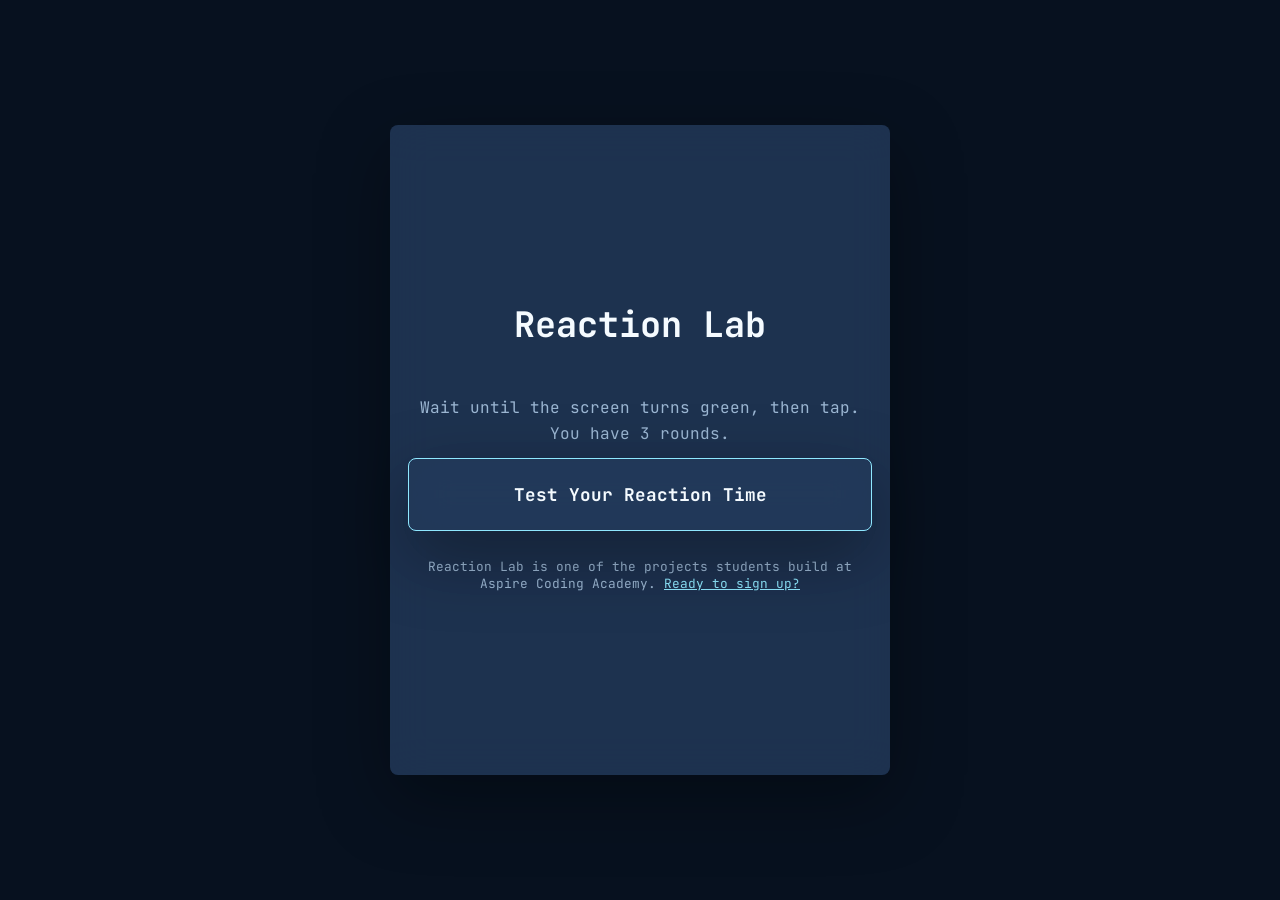
<file: index.html>
<!DOCTYPE html>
<html lang="en">
<head>
    <meta charset="UTF-8">
    <meta name="viewport" content="width=device-width, initial-scale=1.0, maximum-scale=1.0, user-scalable=no">
    <title>Reaction Lab</title>
    <link rel="preconnect" href="https://fonts.googleapis.com">
    <link rel="preconnect" href="https://fonts.gstatic.com" crossorigin>
    <link href="https://fonts.googleapis.com/css2?family=JetBrains+Mono:wght@700&display=swap" rel="stylesheet">
    <link rel="stylesheet" href="styles.css">
</head>
<body>
    <div class="app-container">
        <header class="app-header">
            <h1>Reaction Lab</h1>
        </header>

        <main class="app-main">
            <section class="state" id="test-selection">
                <p class="intro">
                    Wait until the screen turns green, then tap. You have 3 rounds.
                </p>
                <button class="hover-button" id="start-button" type="button">
                    Test Your Reaction Time
                </button>
            </section>

            <section class="state hidden" id="playing-state">
                <div class="game-container">
                    <div class="game-hud">
                        <div class="hud-content" id="hud-content"></div>
                    </div>
                    <div class="game-panel-wrapper">
                        <button class="game-panel entry" id="reaction-panel" type="button">
                            <span class="panel-phase" id="panel-phase"></span>
                            <span class="panel-instruction" id="panel-instruction"></span>
                        </button>
                    </div>
                </div>
            </section>

            <section class="state hidden" id="results-state">
                <div class="stoplight-results">
                    <div class="hero-stats">
                        <div class ="average-time" id="average-time"></div>
                        <div class ="reaction-percentile" id = "reaction-percentile"></div>
                        <div class = "reaction-description" id = "reaction-description"> </div>
                    </div>
                    <!-- TODO 1: Build hero-stats (div with average-time, reaction-percentile, reaction-description) -->

                    <!-- TODO 2: Build rounds (div with 3 round-box divs, each containing round-label and round-time) -->
                    <div class = "round">
                        <div class ="round-box">
                            <div class = "round-label">Round 1</div>
                            <div class = "round-time" data-round-time></div>
                        </div>
                    
                        <div class ="round-box">
                            <div class = "round-label">Round 2</div>
                            <div class = "round-time" data-round-time></div>
                        </div>

                        <div class ="round-box">
                            <div class = "round-label">Round 3</div>
                            <div class = "round-time" data-round-time></div>
                        </div>
                    </div>
                </div>

                <div class="results-actions">
                    <button class="hover-button" id="share-button" type="button">Share</button>
                    <button class="hover-button" id="different-test-button" type="button">Try Again</button>
                </div>
            </section>
        </main>

        <footer class="app-footer">
            <p>Reaction Lab is one of the projects students build at Aspire Coding Academy. <a
                    href="https://aspirecodingacademy.com/coding-class" target="_blank">Ready to sign up?</a></p>
        </footer>
    </div>

    <script type="module" src="app.js"></script>
</body>
</html>
</file>
<file: styles.css>
:root {
    --card: rgba(35, 58, 91, 0.82);
    --text: #f5fbff;
    --muted: #9cb7d3;
    --cyan: #8fe8ff;
    --blue: #5f8dff;
    --green: #10E575;
    --red: #FF2A55;
    --wait-gray: #5C6B73;
    --shadow: 0 24px 70px rgba(0, 0, 0, 0.35);
}

* {
    box-sizing: border-box;
    margin: 0;
    padding: 0;
}

html {
    overflow: hidden;
}

body {
    min-height: 100vh;
    height: 100vh;
    display: flex;
    align-items: center;
    justify-content: center;
    font-family: "JetBrains Mono", monospace;
    color: var(--text);
    background: #07111f;
    padding: 0;
    margin: 0;
    overflow: hidden;
    touch-action: manipulation;
    -webkit-tap-highlight-color: transparent;
}

button,
input,
textarea,
select {
    font: inherit;
}

.hidden {
    display: none !important;
}

/* Mobile-first: default styles for small screens */
.app-container {
    width: 100%;
    height: 100vh;
    position: relative;
    z-index: 1;
    display: flex;
    flex-direction: column;
    align-items: center;
    justify-content: center;

    background: var(--card);
    border-radius: 0;
    backdrop-filter: blur(20px);
    box-shadow: var(--shadow);
    padding: 18px;
}

.app-main {
    width: 100%;
}

/* Desktop: larger screens get max-width/height and rounded corners */
@media (min-width: 641px) and (min-height: 700px) {
    .app-container {
        width: 500px;
        height: 650px;
        border-radius: 8px;
        padding: 36px 18px;
    }
}

.app-header {
    text-align: center;
    margin-bottom: 28px;
}

.intro,
.app-footer {
    color: var(--muted);
}

h1 {
    font-size: 2.2rem;
    line-height: 0.95;
    margin-bottom: 14px;
}

.intro {
    max-width: 720px;
    text-align: center;
    margin: 12px auto;
    line-height: 1.6;
    font-size: 1rem;
}

.state {
    width: 100%;
}

#test-selection {
    display: flex;
    flex-direction: column;
}

#playing-state {
    flex: 1;
}

.game-container {
    display: flex;
    flex-direction: column;
    width: 100%;
    height: 100%;
    border-radius: 8px;
    overflow: hidden;
}

.game-hud {
    height: 50px;
    display: flex;
    align-items: center;
    justify-content: center;
}

.hud-content {
    font-size: 0.9rem;
    color: var(--text);
    letter-spacing: 0.05em;
    font-weight: 500;
}

.game-panel-wrapper {
    flex: 1;
    display: flex;
    align-items: stretch;
    min-height: 0;
    padding: 20px;
}

.game-panel-wrapper > * {
    flex: 1;
    width: 100%;
    min-height: 100%;
}

.hover-button {
    border: none;
    cursor: pointer;
    font-weight: 700;
    font-size: 1.1rem;
    position: relative;
    text-align: center;
    padding: 24px;
    border-radius: 8px;
    background: var(--card);
    color: var(--text);
    border: 1px solid var(--cyan);
    backdrop-filter: blur(20px);
    box-shadow: var(--shadow);
    overflow: hidden;
    transition:
        transform 0.18s ease,
        box-shadow 0.18s ease,
        background-color 0.18s ease,
        opacity 0.18s ease,
        color 0.4s ease;
}

.hover-button::before {
    content: "";
    position: absolute;
    top: 0;
    left: 0;
    width: 100%;
    height: 100%;
    background: linear-gradient(135deg, var(--cyan), var(--blue));
    border-radius: 8px;
    opacity: 0;
    transition: opacity 0.4s ease;
    z-index: -1;
}

.hover-button:hover::before {
    opacity: 1;
}

.hover-button:hover {
    color: #051221;
    transform: translateY(-1px);
}

.stoplight-results {
    display: flex;
    flex-direction: column;
    gap: 24px;
}

/* TODO 3: Style .hero-stats (flex column, centered, gap) */
.hero-stats {
  display: flex;
  flex-direction: column;
  align-items: center;
  gap: 1rem;
}
/* TODO 4: Style .rounds (flex row, gap) */
.round {
  display: flex;
  flex-direction: row;
  align-items: stretch;
  gap: 16px; 
  text-align: center;
}
/* TODO 5: Style .round-box (flex: 1, padding, background, border, border-radius) */
.round-box {
  padding: 16px;             
  border: 1px;   
  border-color: #00ffff;
  border-style: solid;       
  border-radius: 10px;    
  flex: 1;    
}

.average-time {
    font-size: 3.5rem;
    font-weight: 700;
}

.reaction-percentile,
.reaction-description {
    color: var(--cyan);
    font-size: 1.1rem;
    text-align: center;
}

.round-label {
    color: var(--muted);
    font-size: 0.85rem;
    margin-bottom: 4px;
}

.round-time {
    font-size: 1.3rem;
    font-weight: 700;
}

.results-actions {
    display: flex;
    gap: 14px;
    margin-top: 18px;
}

.results-actions .hover-button {
    flex: 1;
}

.game-panel {
    width: 100%;
    border-radius: 8px;
    border: none;
    position: relative;
    display: flex;
    flex-direction: column;
    justify-content: center;
    align-items: center;
    gap: 14px;
    text-align: center;
    box-shadow: inset 0 0 0 1px rgba(255, 255, 255, 0.08);
    transition: transform 0.2s ease;
}

/* TODO 6: Style game panel states (.entry, .waiting, .ready, .result, .early) */

.game-panel.entry {
  background: #5f8dff;
}

.game-panel.waiting {
  background: #5C6B73;
}

.game-panel.ready {
  background: #10E575;
}

.game-panel.result {
  background: #233a5b;
}

.game-panel.early {
  background: #FF2A55;
}
@keyframes shake {
    0%, 100% { transform: translateX(0); }
    25% { transform: translateX(-10px); }
    50% { transform: translateX(10px); }
    75% { transform: translateX(-10px); }
}

.panel-phase {
    padding: 12px;
    font-size: clamp(3rem, 6vw, 4rem);
    text-transform: uppercase;
    letter-spacing: 0.08em;
    color: white;
}

.panel-instruction {
    max-width: 28ch;
    font-size: 1.05rem;
    line-height: 1.6;
    color: rgba(255, 255, 255, 0.88);
}

.app-footer {
    text-align: center;
    font-size: 0.8rem;
    margin-top: 28px;
    line-height: 1.3;
}

.app-footer a {
    color: var(--cyan);
}

body.playing-mode .app-header,
body.playing-mode .app-footer {
    display: none;
}

@media (max-width: 640px) {
    body.playing-mode .app-container {
        max-width: none;
        max-height: none;
        width: 100vw;
        height: 100vh;
    }
}

body.playing-mode .app-main,
body.playing-mode #playing-state {
    flex: 1;
    display: flex;
    flex-direction: column;
    min-height: 0;
}

@media (min-width: 641px) {
    .game-hud {
        height: 60px;
    }

    .hud-content {
        font-size: 1rem;
    }

    .round-box {
        max-width: 200px;
    }
}
</file>
<file: solution/styles.css>
:root {
    --card: rgba(35, 58, 91, 0.82);
    --text: #f5fbff;
    --muted: #9cb7d3;
    --cyan: #8fe8ff;
    --blue: #5f8dff;
    --green: #10E575;
    --red: #FF2A55;
    --wait-gray: #5C6B73;
    --shadow: 0 24px 70px rgba(0, 0, 0, 0.35);
}

* {
    box-sizing: border-box;
    margin: 0;
    padding: 0;
}

html {
    overflow: hidden;
}

body {
    min-height: 100vh;
    height: 100vh;
    display: flex;
    align-items: center;
    justify-content: center;
    font-family: "JetBrains Mono", monospace;
    color: var(--text);
    background: #07111f;
    padding: 0;
    margin: 0;
    overflow: hidden;
    touch-action: manipulation;
    -webkit-tap-highlight-color: transparent;
}

button,
input,
textarea,
select {
    font: inherit;
}

.hidden {
    display: none !important;
}

/* Mobile-first: default styles for small screens */
.app-container {
    width: 100%;
    height: 100vh;
    position: relative;
    z-index: 1;
    display: flex;
    flex-direction: column;
    align-items: center;
    justify-content: center;

    background: var(--card);
    border-radius: 0;
    backdrop-filter: blur(20px);
    box-shadow: var(--shadow);
    padding: 18px;
}

.app-main {
    width: 100%;
}

/* Desktop: larger screens get max-width/height and rounded corners */
@media (min-width: 641px) and (min-height: 700px) {
    .app-container {
        width: 500px;
        height: 650px;
        border-radius: 8px;
        padding: 36px 18px;
    }
}

.app-header {
    text-align: center;
    margin-bottom: 28px;
}

.intro,
.app-footer {
    color: var(--muted);
}

h1 {
    font-size: 2.2rem;
    line-height: 0.95;
    margin-bottom: 14px;
}

.intro {
    max-width: 720px;
    text-align: center;
    margin: 12px auto;
    line-height: 1.6;
    font-size: 1rem;
}

.state {
    width: 100%;
}

#test-selection {
    display: flex;
    flex-direction: column;
}

#playing-state {
    flex: 1;
}

.game-container {
    display: flex;
    flex-direction: column;
    width: 100%;
    height: 100%;
    border-radius: 8px;
    overflow: hidden;
}

.game-hud {
    height: 50px;
    display: flex;
    align-items: center;
    justify-content: center;
}

.hud-content {
    font-size: 0.9rem;
    color: var(--text);
    letter-spacing: 0.05em;
    font-weight: 500;
}

.game-panel-wrapper {
    flex: 1;
    display: flex;
    align-items: stretch;
    min-height: 0;
    padding: 20px;
}

.game-panel-wrapper > * {
    flex: 1;
    width: 100%;
    min-height: 100%;
}

.hover-button {
    border: none;
    cursor: pointer;
    font-weight: 700;
    font-size: 1.1rem;
    position: relative;
    text-align: center;
    padding: 24px;
    border-radius: 8px;
    background: var(--card);
    color: var(--text);
    border: 1px solid var(--cyan);
    backdrop-filter: blur(20px);
    box-shadow: var(--shadow);
    overflow: hidden;
    transition:
        transform 0.18s ease,
        box-shadow 0.18s ease,
        background-color 0.18s ease,
        opacity 0.18s ease,
        color 0.4s ease;
}

.hover-button::before {
    content: "";
    position: absolute;
    top: 0;
    left: 0;
    width: 100%;
    height: 100%;
    background: linear-gradient(135deg, var(--cyan), var(--blue));
    border-radius: 8px;
    opacity: 0;
    transition: opacity 0.4s ease;
    z-index: -1;
}

.hover-button:hover::before {
    opacity: 1;
}

.hover-button:hover {
    color: #051221;
    transform: translateY(-1px);
}

.stoplight-results {
    display: flex;
    flex-direction: column;
    gap: 24px;
}

.hero-stats {
    display: flex;
    flex-direction: column;
    align-items: center;
    gap: 8px;
    text-align: center;
}

.average-time {
    font-size: 3.5rem;
    font-weight: 700;
}

.reaction-percentile,
.reaction-description {
    color: var(--cyan);
    font-size: 1.1rem;
}

.rounds {
    display: flex;
    flex-direction: row;
    align-items: stretch;
    gap: 12px;
}

.round-box {
    flex: 1;
    padding: 16px;
    background: rgba(16, 229, 117, 0.1);
    border: 1px solid rgba(16, 229, 117, 0.3);
    border-radius: 6px;
    text-align: center;
}

.round-label {
    color: var(--muted);
    font-size: 0.85rem;
    margin-bottom: 4px;
}

.round-time {
    font-size: 1.3rem;
    font-weight: 700;
}

.results-actions {
    display: flex;
    gap: 14px;
    margin-top: 18px;
}

.results-actions .hover-button {
    flex: 1;
}

.game-panel {
    width: 100%;
    border-radius: 8px;
    border: none;
    position: relative;
    display: flex;
    flex-direction: column;
    justify-content: center;
    align-items: center;
    gap: 14px;
    text-align: center;
    box-shadow: inset 0 0 0 1px rgba(255, 255, 255, 0.08);
    transition: transform 0.2s ease;
}

.game-panel.entry {
    background: linear-gradient(160deg, rgba(92, 107, 115, 0.4), rgba(60, 70, 80, 0.85));
}

.game-panel.waiting {
    background: var(--wait-gray);
}

.game-panel.ready {
    background: var(--green);
}

.game-panel.result {
    background: linear-gradient(160deg, rgba(143, 232, 255, 0.22), rgba(23, 93, 132, 0.7));
}

.game-panel.early {
    background: var(--red);
    animation: shake 0.4s ease-in-out;
}

@keyframes shake {
    0%, 100% { transform: translateX(0); }
    25% { transform: translateX(-10px); }
    50% { transform: translateX(10px); }
    75% { transform: translateX(-10px); }
}

.panel-phase {
    padding: 12px;
    font-size: clamp(3rem, 6vw, 4rem);
    text-transform: uppercase;
    letter-spacing: 0.08em;
    color: white;
}

.panel-instruction {
    max-width: 28ch;
    font-size: 1.05rem;
    line-height: 1.6;
    color: rgba(255, 255, 255, 0.88);
}

.app-footer {
    text-align: center;
    font-size: 0.8rem;
    margin-top: 28px;
    line-height: 1.3;
}

.app-footer a {
    color: var(--cyan);
}

body.playing-mode .app-header,
body.playing-mode .app-footer {
    display: none;
}

@media (max-width: 640px) {
    body.playing-mode .app-container {
        max-width: none;
        max-height: none;
        width: 100vw;
        height: 100vh;
    }
}

body.playing-mode .app-main,
body.playing-mode #playing-state {
    flex: 1;
    display: flex;
    flex-direction: column;
    min-height: 0;
}

@media (min-width: 641px) {
    .game-hud {
        height: 60px;
    }

    .hud-content {
        font-size: 1rem;
    }

    .round-box {
        max-width: 200px;
    }
}
</file>
